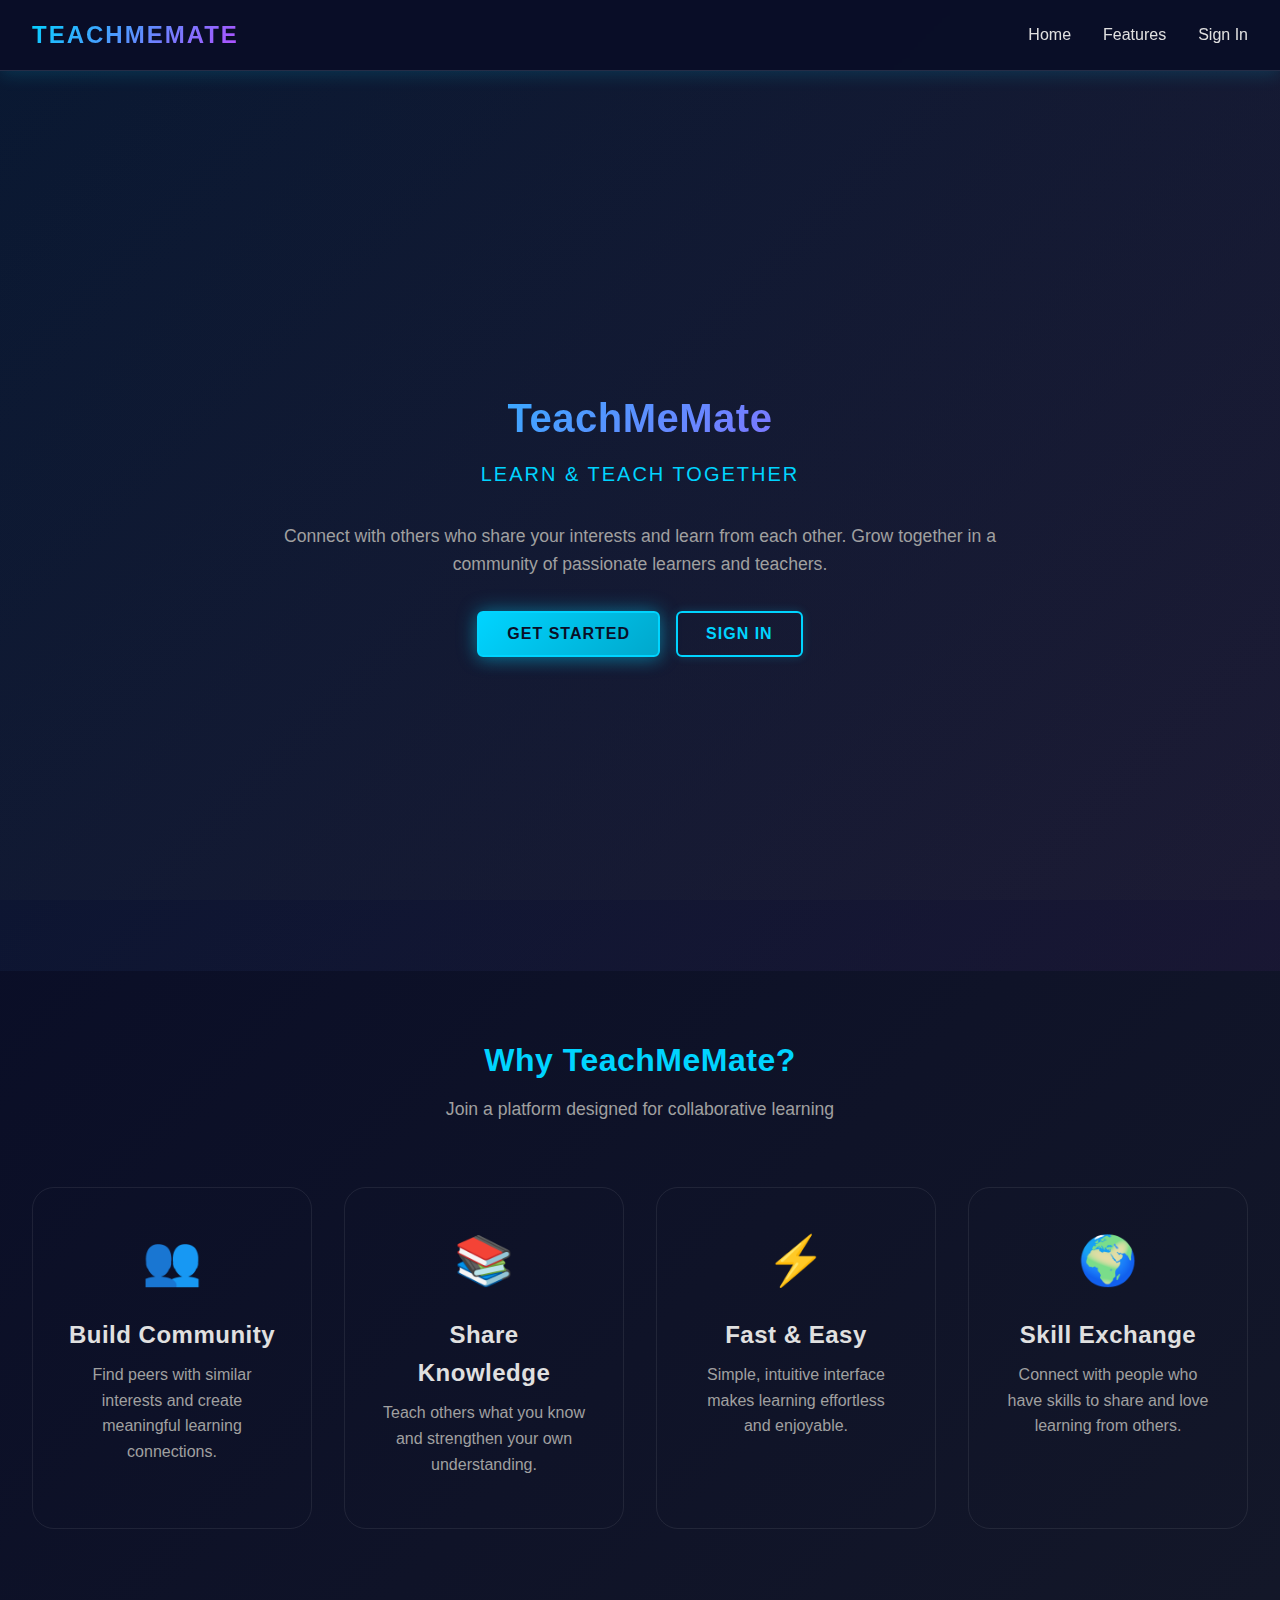
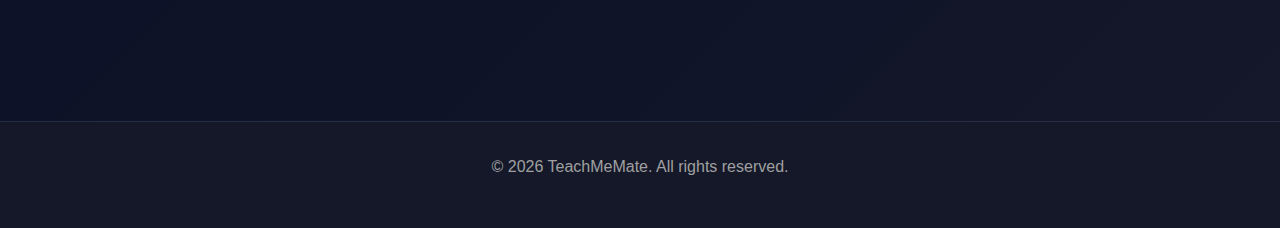
<file: index.html>
<!DOCTYPE html>
<html lang="en">

<head>
  <meta charset="UTF-8">
  <meta name="viewport" content="width=device-width, initial-scale=1.0">
  <title>TeachMeMate - Learn & Teach Together</title>
  <link rel="stylesheet" href="styles.css">
  <link rel="stylesheet" href="transitions.css">

  <style>
    .cta-section {
      padding: 4rem 2rem;
      text-align: center;
    }

    /* FEATURE GRID */
    .features {
      display: grid;
      grid-template-columns: repeat(auto-fit, minmax(280px, 1fr));
      gap: 2rem;
      margin: 4rem 0;
    }

    /* NEW FEATURE CARD STYLE */
    .feature-card {
      background: transparent;
      /* same as background */
      border: 1px solid rgba(255, 255, 255, 0.08);
      border-radius: 22px;
      padding: 2.2rem;
      text-align: center;
      transition: all 0.35s ease;
    }

    .feature-card:hover {
      transform: translateY(-8px);
      border-color: rgba(255, 255, 255, 0.25);
    }

    .feature-icon {
      font-size: 3rem;
      margin-bottom: 1rem;
    }

    .hero-buttons {
      display: flex;
      gap: 1rem;
      justify-content: center;
      flex-wrap: wrap;
      margin-top: 2rem;
    }
  </style>
</head>

<body>

  <!-- NAVBAR -->
  <nav>
    <div class="navbar">
      <div class="navbar-brand">TeachMeMate</div>
      <ul class="nav-menu">
        <li class="nav-item"><a href="#home">Home</a></li>
        <li class="nav-item"><a href="#features">Features</a></li>
        <li class="nav-item"><a href="signin.html">Sign In</a></li>
      </ul>
    </div>
  </nav>

  <!-- HERO -->
  <section class="hero" id="home">
    <div class="hero-content">
      <h1>TeachMeMate</h1>
      <p class="hero-subtitle">Learn & Teach Together</p>

      <p style="font-size: 1.1rem; color: var(--medium-gray); margin: 2rem 0;">
        Connect with others who share your interests and learn from each other.
        Grow together in a community of passionate learners and teachers.
      </p>

      <div class="hero-buttons">
        <button class="btn btn-primary" onclick="location.href='signup.html'">
          Get Started
        </button>
        <button class="btn btn-outline" onclick="location.href='signin.html'">
          Sign In
        </button>
      </div>
    </div>
  </section>

  <!-- FEATURES -->
  <section class="container cta-section" id="features">
    <h2>Why TeachMeMate?</h2>
    <p style="color: var(--medium-gray); margin-bottom: 3rem; font-size: 1.1rem;">
      Join a platform designed for collaborative learning
    </p>

    <div class="features">

      <div class="feature-card">
        <div class="feature-icon">👥</div>
        <h3>Build Community</h3>
        <p>Find peers with similar interests and create meaningful learning connections.</p>
      </div>

      <div class="feature-card">
        <div class="feature-icon">📚</div>
        <h3>Share Knowledge</h3>
        <p>Teach others what you know and strengthen your own understanding.</p>
      </div>

      <div class="feature-card">
        <div class="feature-icon">⚡</div>
        <h3>Fast & Easy</h3>
        <p>Simple, intuitive interface makes learning effortless and enjoyable.</p>
      </div>

      <div class="feature-card">
        <div class="feature-icon">🌍</div>
        <h3>Skill Exchange</h3>
        <p>Connect with people who have skills to share and love learning from others.</p>
      </div>

    </div>
  </section>

  <!-- FOOTER -->
  <footer style="background: var(--secondary-black);
               border-top: 1px solid var(--accent-black);
               padding: 2rem;
               text-align: center;
               margin-top: 4rem;">
    <p style="color: var(--medium-gray);">
      © 2026 TeachMeMate. All rights reserved.
    </p>
  </footer>

  <script src="transitions.js"></script>
</body>

</html>
</file>
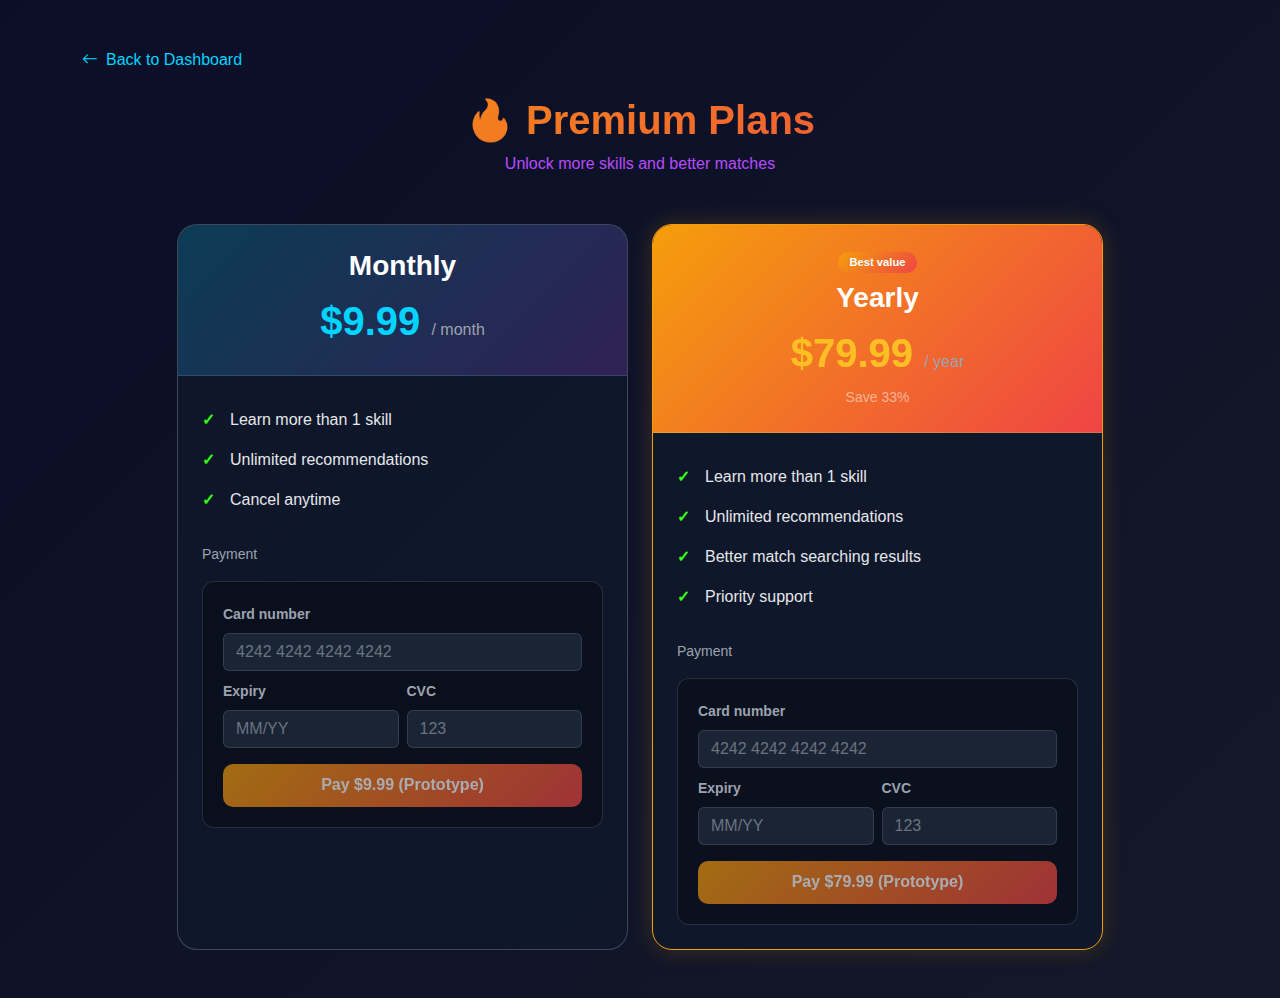
<file: premium.html>
<!DOCTYPE html>
<html lang="en" data-bs-theme="dark">

<head>
  <meta charset="UTF-8">
  <meta name="viewport" content="width=device-width, initial-scale=1.0">
  <title>Premium Plans - TeachMeMate</title>
  <link href="https://cdn.jsdelivr.net/npm/bootstrap@5.3.2/dist/css/bootstrap.min.css" rel="stylesheet">
  <link rel="stylesheet" href="https://cdn.jsdelivr.net/npm/bootstrap-icons@1.11.2/font/bootstrap-icons.css">
  <link rel="stylesheet" href="bootstrap-theme.css">
  <link rel="stylesheet" href="transitions.css">
  <style>
    :root {
      --neon-cyan: #00d4ff;
      --neon-purple: #b74bff;
      --medium-gray: #9ca3af;
    }

    body {
      min-height: 100vh;
    }

    .premium-hero {
      text-align: center;
      margin-bottom: 3rem;
    }

    .premium-hero h1 {
      font-weight: 700;
      background: linear-gradient(135deg, #f59e0b, #ef4444);
      -webkit-background-clip: text;
      -webkit-text-fill-color: transparent;
      background-clip: text;
    }

    .plan-card {
      background: linear-gradient(135deg, rgba(15, 23, 42, 0.95), rgba(15, 23, 42, 0.98));
      border: 1px solid rgba(148, 163, 184, 0.35);
      border-radius: 20px;
      overflow: hidden;
      height: 100%;
      transition: all 0.3s ease;
    }

    .plan-card:hover {
      border-color: var(--neon-cyan);
      box-shadow: 0 0 30px rgba(0, 212, 255, 0.15);
    }

    .plan-card.best-value {
      border-color: #f59e0b;
      box-shadow: 0 0 25px rgba(245, 158, 11, 0.2);
    }

    .plan-card.best-value .plan-header {
      background: linear-gradient(135deg, #f59e0b 0%, #ef4444 100%);
    }

    .plan-header {
      background: linear-gradient(135deg, rgba(0, 212, 255, 0.2), rgba(183, 75, 255, 0.2));
      padding: 1.5rem;
      text-align: center;
      border-bottom: 1px solid rgba(148, 163, 184, 0.2);
    }

    .plan-header h3 {
      margin: 0;
      font-weight: 700;
      color: #fff;
    }

    .plan-price {
      font-size: 2.5rem;
      font-weight: 800;
      color: var(--neon-cyan);
    }

    .plan-price span {
      font-size: 1rem;
      font-weight: 500;
      color: var(--medium-gray);
    }

    .perk-list {
      list-style: none;
      padding: 0;
      margin: 0 0 1.5rem 0;
    }

    .perk-list li {
      padding: 0.5rem 0;
      padding-left: 1.75rem;
      position: relative;
      color: #e5e7eb;
    }

    .perk-list li::before {
      content: "✓";
      position: absolute;
      left: 0;
      color: #39ff14;
      font-weight: bold;
    }

    .payment-mock {
      background: rgba(0, 0, 0, 0.3);
      border: 1px solid rgba(148, 163, 184, 0.2);
      border-radius: 12px;
      padding: 1.25rem;
      margin-top: 1rem;
    }

    .payment-mock .form-control {
      background: rgba(30, 41, 59, 0.8) !important;
      border-color: rgba(148, 163, 184, 0.3);
      color: #e5e7eb;
    }

    .payment-mock .btn-pay {
      background: linear-gradient(135deg, #f59e0b, #ef4444);
      border: none;
      color: #fff;
      font-weight: 600;
      padding: 0.6rem 1.5rem;
      border-radius: 10px;
      width: 100%;
      margin-top: 0.5rem;
    }

    .payment-mock .btn-pay:hover {
      opacity: 0.9;
      color: #fff;
    }

    .back-dash {
      color: var(--neon-cyan);
      text-decoration: none;
      display: inline-flex;
      align-items: center;
      gap: 0.5rem;
      margin-bottom: 1.5rem;
    }

    .back-dash:hover {
      color: var(--neon-cyan);
      text-decoration: underline;
    }

    .badge-best {
      background: linear-gradient(135deg, #f59e0b, #ef4444);
      font-size: 0.7rem;
    }
  </style>
</head>

<body class="p-4">
  <div class="container py-4">
    <a href="dashboard.html" class="back-dash">
      <i class="bi bi-arrow-left"></i> Back to Dashboard
    </a>

    <div class="premium-hero">
      <h1 class="mb-2">🔥 Premium Plans</h1>
      <p class="text-secondary mb-0">Unlock more skills and better matches</p>
    </div>

    <div class="row g-4 justify-content-center">
      <!-- Monthly Plan -->
      <div class="col-lg-5 col-md-6">
        <div class="plan-card">
          <div class="plan-header">
            <h3>Monthly</h3>
            <div class="plan-price mt-2">$9.99 <span>/ month</span></div>
          </div>
          <div class="card-body p-4">
            <ul class="perk-list">
              <li>Learn more than 1 skill</li>
              <li>Unlimited recommendations</li>
              <li>Cancel anytime</li>
            </ul>
            <p class="small text-muted mb-2">Payment</p>
            <div class="payment-mock">
              <div class="mb-2">
                <label class="form-label small text-muted">Card number</label>
                <input type="text" class="form-control" placeholder="4242 4242 4242 4242" readonly>
              </div>
              <div class="row g-2">
                <div class="col-6">
                  <label class="form-label small text-muted">Expiry</label>
                  <input type="text" class="form-control" placeholder="MM/YY" readonly>
                </div>
                <div class="col-6">
                  <label class="form-label small text-muted">CVC</label>
                  <input type="text" class="form-control" placeholder="123" readonly>
                </div>
              </div>
              <button type="button" class="btn btn-pay mt-3" disabled>Pay $9.99 (Prototype)</button>
            </div>
          </div>
        </div>
      </div>

      <!-- Yearly Plan -->
      <div class="col-lg-5 col-md-6">
        <div class="plan-card best-value">
          <div class="plan-header">
            <span class="badge badge-best mb-2">Best value</span>
            <h3>Yearly</h3>
            <div class="plan-price mt-2" style="color: #fbbf24;">$79.99 <span>/ year</span></div>
            <p class="small text-white-50 mb-0 mt-1">Save 33%</p>
          </div>
          <div class="card-body p-4">
            <ul class="perk-list">
              <li>Learn more than 1 skill</li>
              <li>Unlimited recommendations</li>
              <li>Better match searching results</li>
              <li>Priority support</li>
            </ul>
            <p class="small text-muted mb-2">Payment</p>
            <div class="payment-mock">
              <div class="mb-2">
                <label class="form-label small text-muted">Card number</label>
                <input type="text" class="form-control" placeholder="4242 4242 4242 4242" readonly>
              </div>
              <div class="row g-2">
                <div class="col-6">
                  <label class="form-label small text-muted">Expiry</label>
                  <input type="text" class="form-control" placeholder="MM/YY" readonly>
                </div>
                <div class="col-6">
                  <label class="form-label small text-muted">CVC</label>
                  <input type="text" class="form-control" placeholder="123" readonly>
                </div>
              </div>
              <button type="button" class="btn btn-pay mt-3" disabled>Pay $79.99 (Prototype)</button>
            </div>
          </div>
        </div>
      </div>
    </div>
  </div>
  <script src="transitions.js"></script>
</body>

</html>
</file>
<file: styles.css>
/* ===========================
   TEACHMEMATE GLOBAL STYLES
   Sleek Black Theme
   =========================== */

:root {
  /* Primary Colors */
  --primary-black: #0a0e27;
  --secondary-black: #141829;
  --tertiary-black: #1a1f3a;
  --accent-black: #252d47;
  
  /* Accent Colors */
  --neon-cyan: #00d4ff;
  --neon-purple: #b74bff;
  --neon-pink: #ff006e;
  --neon-green: #39ff14;
  
  /* Neutral Colors */
  --light-gray: #e0e0e0;
  --medium-gray: #a0a0a0;
  --dark-gray: #4a4a4a;
  
  /* Shadows & Effects */
  --shadow-sm: 0 2px 8px rgba(0, 212, 255, 0.1);
  --shadow-md: 0 4px 16px rgba(0, 212, 255, 0.15);
  --shadow-lg: 0 8px 32px rgba(0, 212, 255, 0.2);
  --glow-cyan: 0 0 20px rgba(0, 212, 255, 0.4);
  --glow-purple: 0 0 20px rgba(183, 75, 255, 0.4);
  
  /* Typography */
  --font-primary: 'Segoe UI', Tahoma, Geneva, Verdana, sans-serif;
  --font-mono: 'Courier New', monospace;
  
  /* Transitions */
  --transition-fast: 0.2s ease-in-out;
  --transition-smooth: 0.4s ease-in-out;
}

* {
  margin: 0;
  padding: 0;
  box-sizing: border-box;
}

html, body {
  width: 100%;
  height: 100%;
  font-family: var(--font-primary);
  background: linear-gradient(135deg, var(--primary-black) 0%, var(--secondary-black) 100%);
  color: var(--light-gray);
  line-height: 1.6;
}

/* ===========================
   TYPOGRAPHY
   =========================== */

h1, h2, h3, h4, h5, h6 {
  font-weight: 700;
  margin-bottom: 0.5rem;
  letter-spacing: 0.5px;
}

h1 {
  font-size: 2.5rem;
  background: linear-gradient(135deg, var(--neon-cyan), var(--neon-purple));
  -webkit-background-clip: text;
  -webkit-text-fill-color: transparent;
  background-clip: text;
}

h2 {
  font-size: 2rem;
  color: var(--neon-cyan);
}

h3 {
  font-size: 1.5rem;
  color: var(--light-gray);
}

h4 {
  font-size: 1.25rem;
  color: var(--medium-gray);
}

p {
  color: var(--medium-gray);
  margin-bottom: 1rem;
}

a {
  color: var(--neon-cyan);
  text-decoration: none;
  transition: color var(--transition-fast);
}

a:hover {
  color: var(--neon-pink);
  text-shadow: var(--glow-cyan);
}

/* ===========================
   BUTTONS
   =========================== */

.btn {
  padding: 12px 28px;
  border: 2px solid transparent;
  border-radius: 6px;
  font-size: 1rem;
  font-weight: 600;
  cursor: pointer;
  transition: all var(--transition-fast);
  text-transform: uppercase;
  letter-spacing: 1px;
  position: relative;
  overflow: hidden;
  font-family: var(--font-primary);
}

.btn::before {
  content: '';
  position: absolute;
  top: 0;
  left: -100%;
  width: 100%;
  height: 100%;
  background: rgba(0, 212, 255, 0.1);
  transition: left var(--transition-fast);
  z-index: -1;
}

.btn:hover::before {
  left: 100%;
}

/* Primary Button - Cyan */
.btn-primary {
  background: linear-gradient(135deg, var(--neon-cyan), #00a8cc);
  color: var(--primary-black);
  border-color: var(--neon-cyan);
  box-shadow: var(--shadow-md), var(--glow-cyan);
}

.btn-primary:hover {
  transform: translateY(-2px);
  box-shadow: var(--shadow-lg), var(--glow-cyan);
}

/* Secondary Button - Purple */
.btn-secondary {
  background: linear-gradient(135deg, var(--neon-purple), #9c2aff);
  color: var(--primary-black);
  border-color: var(--neon-purple);
  box-shadow: var(--shadow-md), var(--glow-purple);
}

.btn-secondary:hover {
  transform: translateY(-2px);
  box-shadow: var(--shadow-lg), var(--glow-purple);
}

/* Outlined Button */
.btn-outline {
  background: transparent;
  color: var(--neon-cyan);
  border-color: var(--neon-cyan);
  box-shadow: 0 0 10px rgba(0, 212, 255, 0.2);
}

.btn-outline:hover {
  background: rgba(0, 212, 255, 0.1);
  box-shadow: var(--glow-cyan);
}

/* Ghost Button */
.btn-ghost {
  background: transparent;
  color: var(--light-gray);
  border-color: var(--dark-gray);
}

.btn-ghost:hover {
  color: var(--neon-cyan);
  border-color: var(--neon-cyan);
}

/* ===========================
   FORM ELEMENTS
   =========================== */

.form-group {
  margin-bottom: 1.5rem;
  display: flex;
  flex-direction: column;
}

label {
  margin-bottom: 0.5rem;
  font-weight: 600;
  color: var(--light-gray);
  font-size: 0.95rem;
  text-transform: uppercase;
  letter-spacing: 0.5px;
}

input, textarea, select {
  padding: 12px 16px;
  background: var(--accent-black);
  border: 2px solid var(--tertiary-black);
  border-radius: 6px;
  color: var(--light-gray);
  font-family: var(--font-primary);
  font-size: 1rem;
  transition: all var(--transition-fast);
}

input::placeholder, textarea::placeholder {
  color: var(--dark-gray);
}

input:focus, textarea:focus, select:focus {
  outline: none;
  border-color: var(--neon-cyan);
  background: rgba(0, 212, 255, 0.05);
  box-shadow: 0 0 10px rgba(0, 212, 255, 0.3);
}

textarea {
  resize: vertical;
  min-height: 120px;
}

/* ===========================
   CARDS
   =========================== */

.card {
  background: var(--tertiary-black);
  border: 1px solid var(--accent-black);
  border-radius: 8px;
  padding: 24px;
  transition: all var(--transition-smooth);
  box-shadow: var(--shadow-sm);
}

.card:hover {
  border-color: var(--neon-cyan);
  box-shadow: var(--shadow-md), var(--glow-cyan);
  transform: translateY(-4px);
}

.card-header {
  border-bottom: 2px solid var(--accent-black);
  margin-bottom: 1.5rem;
  padding-bottom: 1rem;
}

.card-title {
  font-size: 1.25rem;
  color: var(--neon-cyan);
  margin: 0;
}

.card-footer {
  border-top: 1px solid var(--accent-black);
  margin-top: 1.5rem;
  padding-top: 1rem;
  display: flex;
  justify-content: space-between;
  align-items: center;
}

/* ===========================
   NAVIGATION
   =========================== */

nav {
  background: rgba(10, 14, 39, 0.95);
  backdrop-filter: blur(10px);
  border-bottom: 1px solid var(--accent-black);
  padding: 1rem 0;
  box-shadow: var(--shadow-md);
}

.navbar {
  max-width: 1400px;
  margin: 0 auto;
  padding: 0 2rem;
  display: flex;
  justify-content: space-between;
  align-items: center;
}

.navbar-brand {
  font-size: 1.5rem;
  font-weight: 700;
  background: linear-gradient(135deg, var(--neon-cyan), var(--neon-purple));
  -webkit-background-clip: text;
  -webkit-text-fill-color: transparent;
  background-clip: text;
  text-transform: uppercase;
  letter-spacing: 2px;
}

.nav-menu {
  list-style: none;
  display: flex;
  gap: 2rem;
}

.nav-item a {
  color: var(--light-gray);
  transition: all var(--transition-fast);
  position: relative;
  padding-bottom: 4px;
}

.nav-item a::after {
  content: '';
  position: absolute;
  bottom: 0;
  left: 0;
  width: 0;
  height: 2px;
  background: var(--neon-cyan);
  transition: width var(--transition-fast);
}

.nav-item a:hover {
  color: var(--neon-cyan);
}

.nav-item a:hover::after {
  width: 100%;
}

/* ===========================
   CONTAINERS & LAYOUT
   =========================== */

.container {
  max-width: 1400px;
  margin: 0 auto;
  padding: 0 2rem;
}

.hero {
  display: flex;
  align-items: center;
  justify-content: center;
  min-height: 100vh;
  text-align: center;
  padding: 2rem;
  background: linear-gradient(135deg, rgba(0, 212, 255, 0.05), rgba(183, 75, 255, 0.05));
}

.hero-content {
  max-width: 800px;
}

.hero-subtitle {
  font-size: 1.25rem;
  color: var(--neon-cyan);
  margin-bottom: 1rem;
  text-transform: uppercase;
  letter-spacing: 2px;
}

.grid {
  display: grid;
  gap: 2rem;
}

.grid-2 {
  grid-template-columns: repeat(auto-fit, minmax(300px, 1fr));
}

.grid-3 {
  grid-template-columns: repeat(auto-fit, minmax(250px, 1fr));
}

.grid-4 {
  grid-template-columns: repeat(auto-fit, minmax(200px, 1fr));
}

/* ===========================
   USER PROFILE & AVATAR
   =========================== */

.avatar {
  width: 48px;
  height: 48px;
  border-radius: 50%;
  background: linear-gradient(135deg, var(--neon-cyan), var(--neon-purple));
  display: flex;
  align-items: center;
  justify-content: center;
  color: var(--primary-black);
  font-weight: 700;
  font-size: 1.25rem;
  cursor: pointer;
  transition: all var(--transition-fast);
  box-shadow: var(--glow-cyan);
}

.avatar:hover {
  transform: scale(1.1);
}

.profile-card {
  text-align: center;
}

.profile-card .avatar {
  width: 100px;
  height: 100px;
  font-size: 2rem;
  margin: 0 auto 1rem;
}

/* ===========================
   BADGES & TAGS
   =========================== */

.badge {
  display: inline-block;
  padding: 6px 12px;
  border-radius: 20px;
  font-size: 0.85rem;
  font-weight: 600;
  text-transform: uppercase;
  letter-spacing: 0.5px;
}

.badge-primary {
  background: rgba(0, 212, 255, 0.2);
  color: var(--neon-cyan);
  border: 1px solid var(--neon-cyan);
}

.badge-success {
  background: rgba(57, 255, 20, 0.2);
  color: var(--neon-green);
  border: 1px solid var(--neon-green);
}

.badge-danger {
  background: rgba(255, 0, 110, 0.2);
  color: var(--neon-pink);
  border: 1px solid var(--neon-pink);
}

/* ===========================
   MODALS & OVERLAYS
   =========================== */

.modal-overlay {
  position: fixed;
  top: 0;
  left: 0;
  width: 100%;
  height: 100%;
  background: rgba(0, 0, 0, 0.8);
  backdrop-filter: blur(5px);
  display: flex;
  align-items: center;
  justify-content: center;
  z-index: 1000;
}

.modal {
  background: var(--secondary-black);
  border: 2px solid var(--accent-black);
  border-radius: 12px;
  padding: 2rem;
  max-width: 500px;
  width: 90%;
  box-shadow: 0 0 30px rgba(0, 212, 255, 0.3);
}

/* ===========================
   UTILITIES
   =========================== */

.text-center {
  text-align: center;
}

.text-right {
  text-align: right;
}

.mt-1 { margin-top: 0.5rem; }
.mt-2 { margin-top: 1rem; }
.mt-3 { margin-top: 1.5rem; }
.mt-4 { margin-top: 2rem; }

.mb-1 { margin-bottom: 0.5rem; }
.mb-2 { margin-bottom: 1rem; }
.mb-3 { margin-bottom: 1.5rem; }
.mb-4 { margin-bottom: 2rem; }

.gap-1 { gap: 0.5rem; }
.gap-2 { gap: 1rem; }
.gap-3 { gap: 1.5rem; }

.flex {
  display: flex;
}

.flex-center {
  display: flex;
  align-items: center;
  justify-content: center;
}

.flex-between {
  display: flex;
  align-items: center;
  justify-content: space-between;
}

.flex-column {
  display: flex;
  flex-direction: column;
}

.opacity-50 { opacity: 0.5; }
.opacity-75 { opacity: 0.75; }

.hidden { display: none; }

/* ===========================
   RESPONSIVE DESIGN
   =========================== */

@media (max-width: 768px) {
  h1 { font-size: 2rem; }
  h2 { font-size: 1.5rem; }
  
  .navbar {
    flex-direction: column;
    gap: 1rem;
  }
  
  .nav-menu {
    flex-direction: column;
    gap: 1rem;
  }
  
  .container {
    padding: 0 1rem;
  }
  
  .hero {
    min-height: 80vh;
  }
  
  .grid-2, .grid-3, .grid-4 {
    grid-template-columns: 1fr;
  }
}
</file>
<file: transitions.css>
/* ===========================
   PAGE TRANSITIONS
   Smooth fade-in/fade-out effects
   =========================== */

/* Initial page state - hidden before JS loads */
body {
    opacity: 0;
    transform: translateY(10px) scale(0.99);
}

/* Page is ready to be shown */
body.page-ready {
    opacity: 1;
    transform: translateY(0) scale(1);
    transition: opacity 600ms cubic-bezier(0.22, 1, 0.36, 1),
        transform 600ms cubic-bezier(0.22, 1, 0.36, 1);
}

/* Page is fading out (navigating away) */
body.page-exit {
    opacity: 0;
    transform: translateY(-10px) scale(0.99);
    transition: opacity 550ms cubic-bezier(0.22, 1, 0.36, 1),
        transform 550ms cubic-bezier(0.22, 1, 0.36, 1);
}

/* Fallback for no-JS: show page immediately */
body.no-js {
    opacity: 1 !important;
    transform: none !important;
    transition: none !important;
}
</file>
